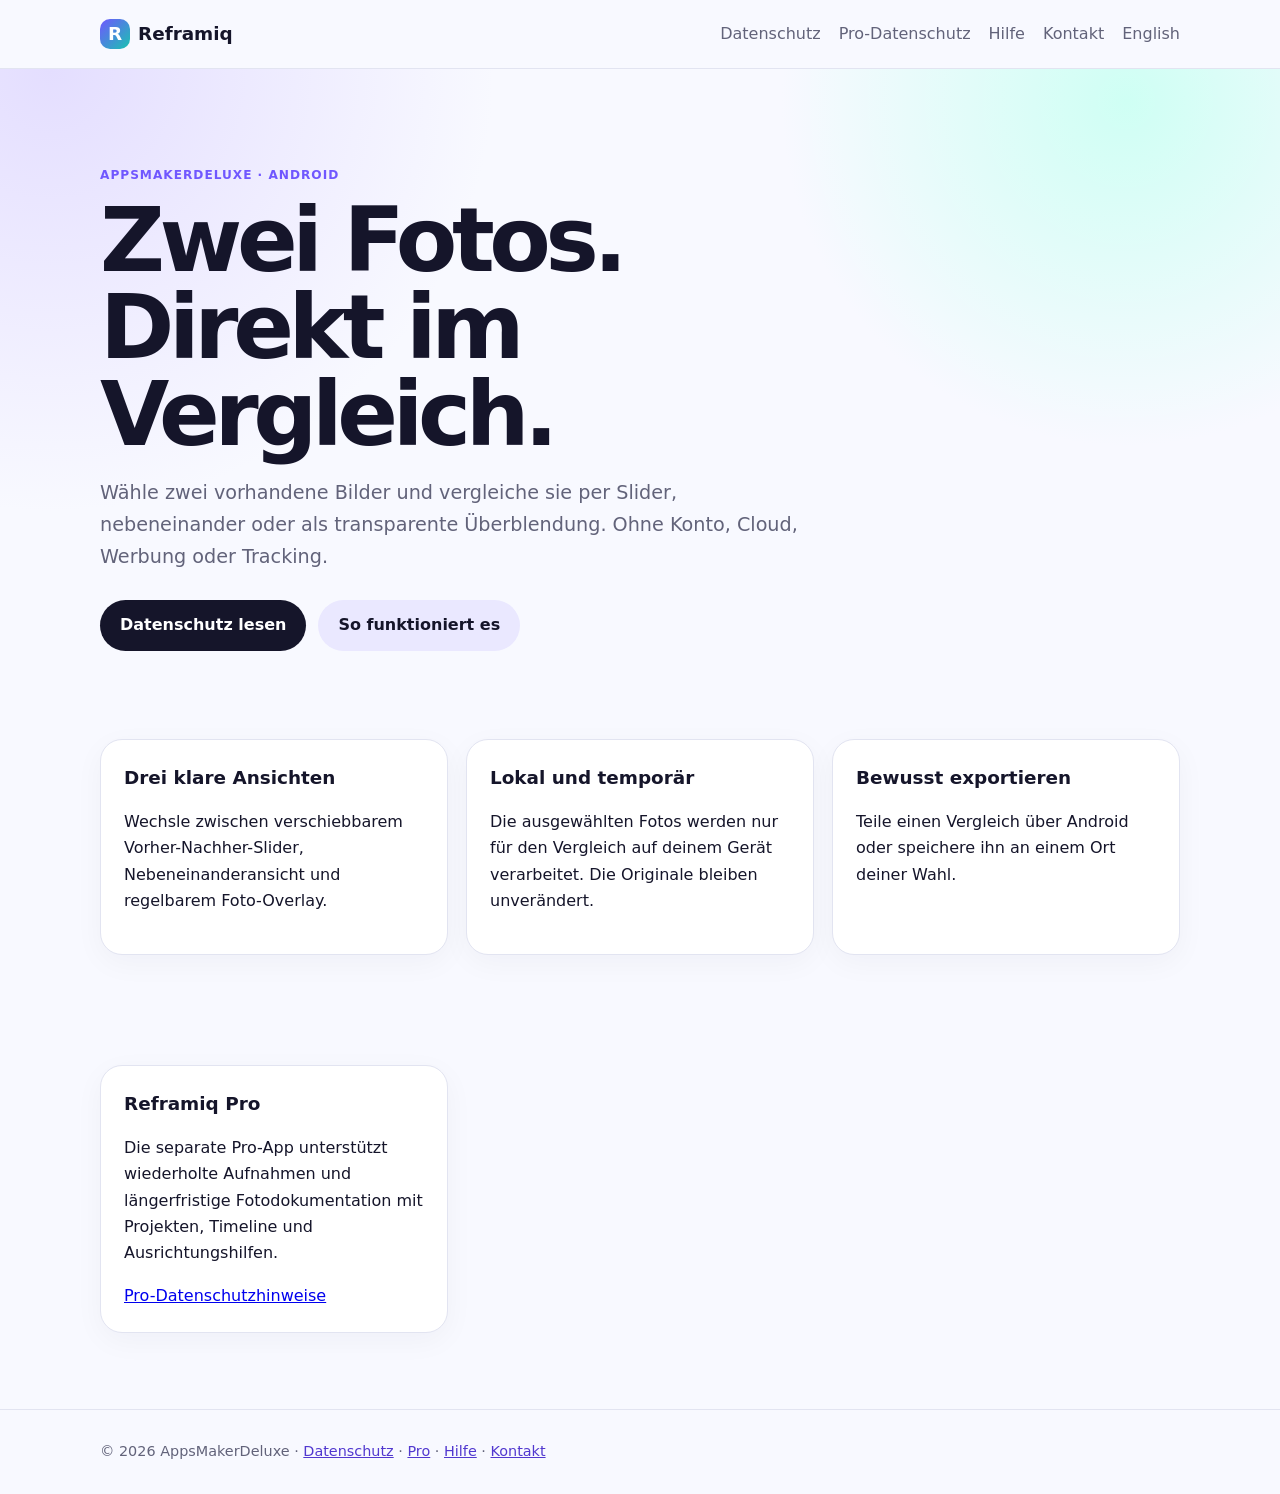
<file: index.html>
<!doctype html><html lang="de"><head><meta charset="utf-8"><meta name="viewport" content="width=device-width,initial-scale=1"><title>Reframiq – Fotos direkt vergleichen</title><meta name="description" content="Vergleiche zwei vorhandene Fotos mit Slider, Nebeneinanderansicht oder transparentem Overlay – lokal auf deinem Gerät."><meta name="theme-color" content="#7057ff"><link rel="icon" href="assets/favicon.svg" type="image/svg+xml"><link rel="stylesheet" href="assets/site.css"></head><body><header class="site-header"><div class="wrap header-inner"><a class="brand" href="./"><span class="mark">R</span>Reframiq</a><nav class="nav" aria-label="Navigation"><a href="privacy/">Datenschutz</a><a href="privacy/pro/">Pro-Datenschutz</a><a href="support/">Hilfe</a><a href="contact/">Kontakt</a><a href="en/" lang="en">English</a></nav></div></header><main><section class="hero"><div class="wrap"><p class="eyebrow">AppsMakerDeluxe · Android</p><h1>Zwei Fotos.<br>Direkt im Vergleich.</h1><p class="lead">Wähle zwei vorhandene Bilder und vergleiche sie per Slider, nebeneinander oder als transparente Überblendung. Ohne Konto, Cloud, Werbung oder Tracking.</p><div class="actions"><a class="button" href="privacy/">Datenschutz lesen</a><a class="button alt" href="support/">So funktioniert es</a></div></div></section><section class="wrap grid"><article class="card"><h2>Drei klare Ansichten</h2><p>Wechsle zwischen verschiebbarem Vorher-Nachher-Slider, Nebeneinanderansicht und regelbarem Foto-Overlay.</p></article><article class="card"><h2>Lokal und temporär</h2><p>Die ausgewählten Fotos werden nur für den Vergleich auf deinem Gerät verarbeitet. Die Originale bleiben unverändert.</p></article><article class="card"><h2>Bewusst exportieren</h2><p>Teile einen Vergleich über Android oder speichere ihn an einem Ort deiner Wahl.</p></article></section><section class="wrap grid"><article class="card"><h2>Reframiq Pro</h2><p>Die separate Pro-App unterstützt wiederholte Aufnahmen und längerfristige Fotodokumentation mit Projekten, Timeline und Ausrichtungshilfen.</p><a href="privacy/pro/">Pro-Datenschutzhinweise</a></article></section></main><footer class="site-footer"><div class="wrap">© 2026 AppsMakerDeluxe · <a href="privacy/">Datenschutz</a> · <a href="privacy/pro/">Pro</a> · <a href="support/">Hilfe</a> · <a href="contact/">Kontakt</a></div></footer></body></html>
</file>
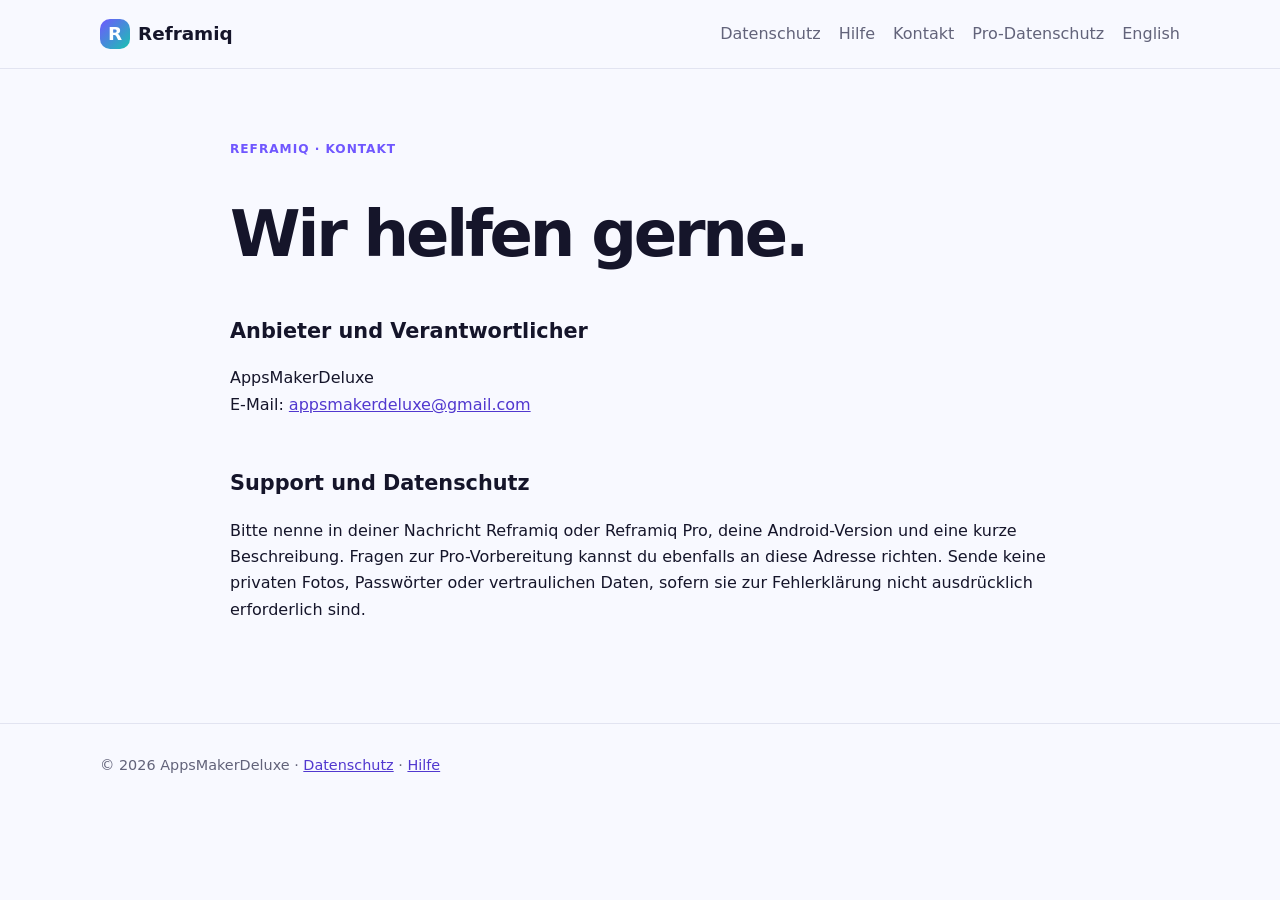
<file: contact/index.html>
<!doctype html><html lang="de"><head><meta charset="utf-8"><meta name="viewport" content="width=device-width,initial-scale=1"><title>Reframiq – Kontakt</title><link rel="icon" href="../assets/favicon.svg" type="image/svg+xml"><link rel="stylesheet" href="../assets/site.css"></head><body><header class="site-header"><div class="wrap header-inner"><a class="brand" href="../"><span class="mark">R</span>Reframiq</a><nav class="nav"><a href="../privacy/">Datenschutz</a><a href="../support/">Hilfe</a><a href="./">Kontakt</a><a href="../privacy/pro/">Pro-Datenschutz</a><a href="en/" lang="en">English</a></nav></div></header><main class="wrap content"><p class="eyebrow">Reframiq · Kontakt</p><h1>Wir helfen gerne.</h1><section><h2>Anbieter und Verantwortlicher</h2><p>AppsMakerDeluxe<br>E-Mail: <a href="mailto:appsmakerdeluxe@gmail.com?subject=Reframiq">appsmakerdeluxe@gmail.com</a></p></section><section><h2>Support und Datenschutz</h2><p>Bitte nenne in deiner Nachricht Reframiq oder Reframiq Pro, deine Android-Version und eine kurze Beschreibung. Fragen zur Pro-Vorbereitung kannst du ebenfalls an diese Adresse richten. Sende keine privaten Fotos, Passwörter oder vertraulichen Daten, sofern sie zur Fehlerklärung nicht ausdrücklich erforderlich sind.</p></section></main><footer class="site-footer"><div class="wrap">© 2026 AppsMakerDeluxe · <a href="../privacy/">Datenschutz</a> · <a href="../support/">Hilfe</a></div></footer></body></html>
</file>
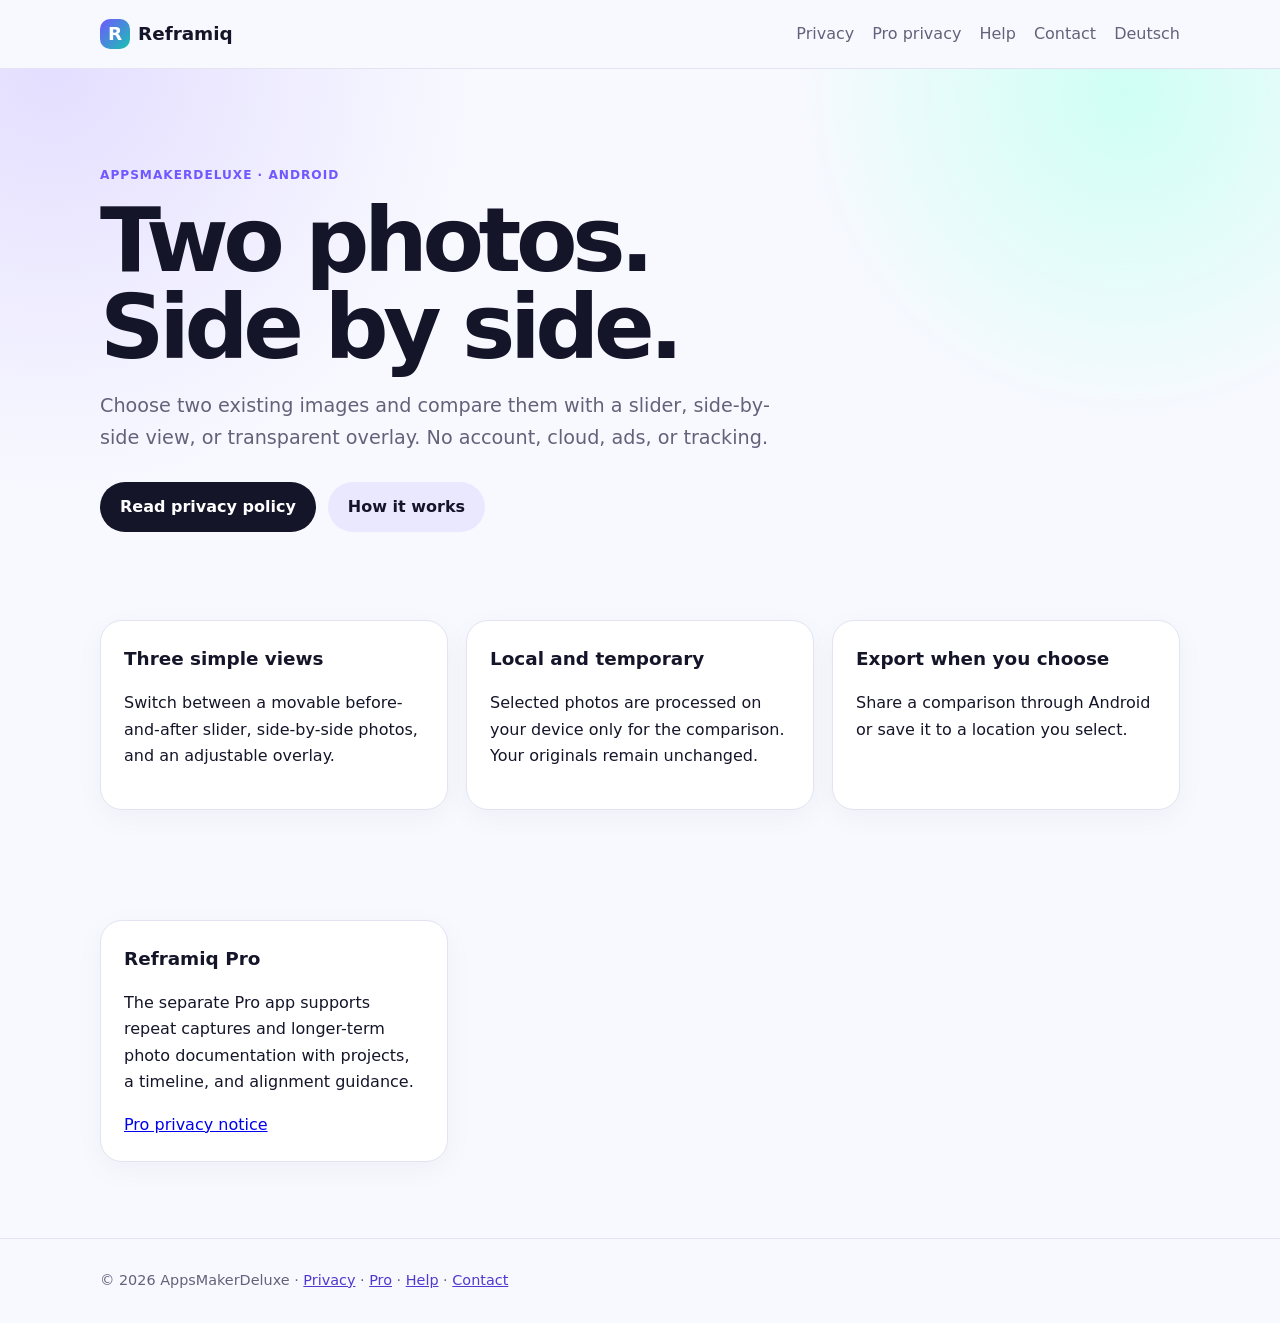
<file: en/index.html>
<!doctype html><html lang="en"><head><meta charset="utf-8"><meta name="viewport" content="width=device-width,initial-scale=1"><title>Reframiq – Compare photos directly</title><meta name="description" content="Compare two existing photos with a slider, side-by-side view, or transparent overlay – locally on your device."><meta name="theme-color" content="#7057ff"><link rel="icon" href="../assets/favicon.svg" type="image/svg+xml"><link rel="stylesheet" href="../assets/site.css"></head><body><header class="site-header"><div class="wrap header-inner"><a class="brand" href="./"><span class="mark">R</span>Reframiq</a><nav class="nav" aria-label="Navigation"><a href="../privacy/en/">Privacy</a><a href="../privacy/pro/en/">Pro privacy</a><a href="../support/en/">Help</a><a href="../contact/en/">Contact</a><a href="../" lang="de">Deutsch</a></nav></div></header><main><section class="hero"><div class="wrap"><p class="eyebrow">AppsMakerDeluxe · Android</p><h1>Two photos.<br>Side by side.</h1><p class="lead">Choose two existing images and compare them with a slider, side-by-side view, or transparent overlay. No account, cloud, ads, or tracking.</p><div class="actions"><a class="button" href="../privacy/en/">Read privacy policy</a><a class="button alt" href="../support/en/">How it works</a></div></div></section><section class="wrap grid"><article class="card"><h2>Three simple views</h2><p>Switch between a movable before-and-after slider, side-by-side photos, and an adjustable overlay.</p></article><article class="card"><h2>Local and temporary</h2><p>Selected photos are processed on your device only for the comparison. Your originals remain unchanged.</p></article><article class="card"><h2>Export when you choose</h2><p>Share a comparison through Android or save it to a location you select.</p></article></section><section class="wrap grid"><article class="card"><h2>Reframiq Pro</h2><p>The separate Pro app supports repeat captures and longer-term photo documentation with projects, a timeline, and alignment guidance.</p><a href="../privacy/pro/en/">Pro privacy notice</a></article></section></main><footer class="site-footer"><div class="wrap">© 2026 AppsMakerDeluxe · <a href="../privacy/en/">Privacy</a> · <a href="../privacy/pro/en/">Pro</a> · <a href="../support/en/">Help</a> · <a href="../contact/en/">Contact</a></div></footer></body></html>
</file>
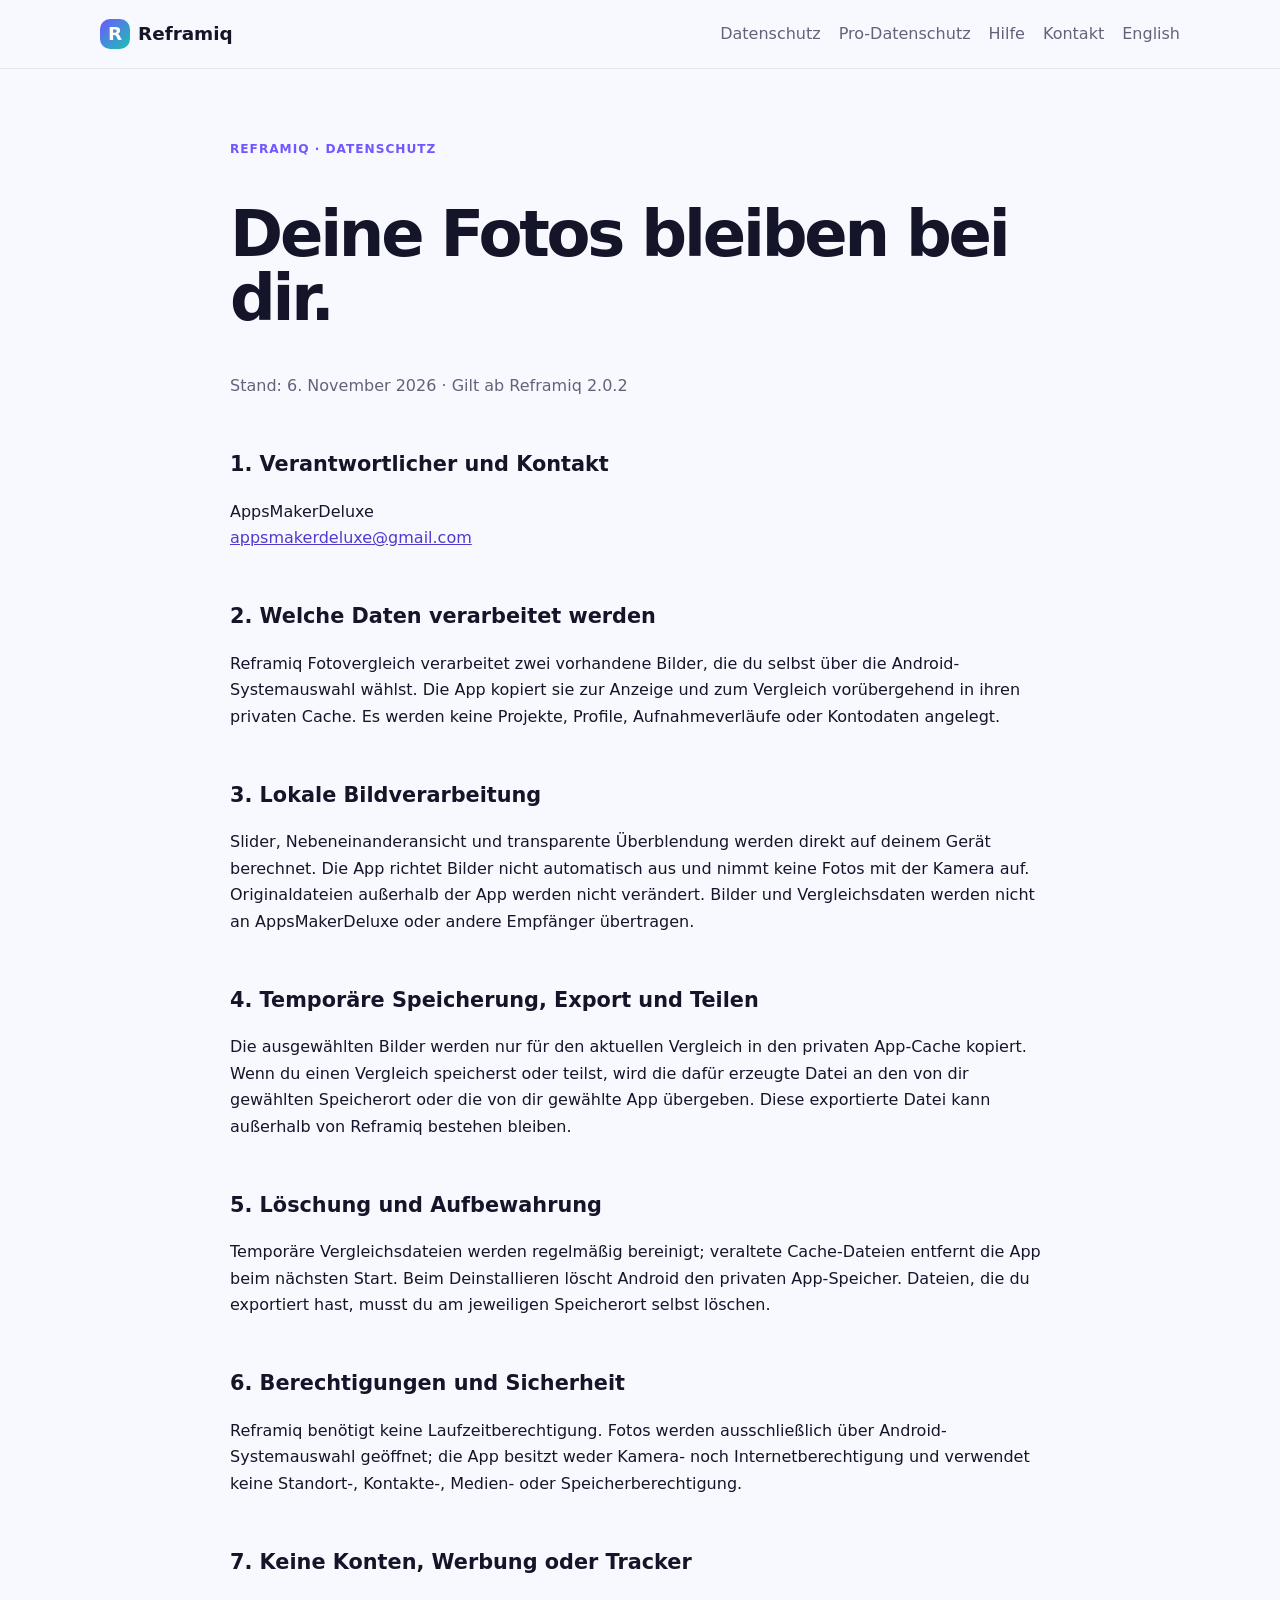
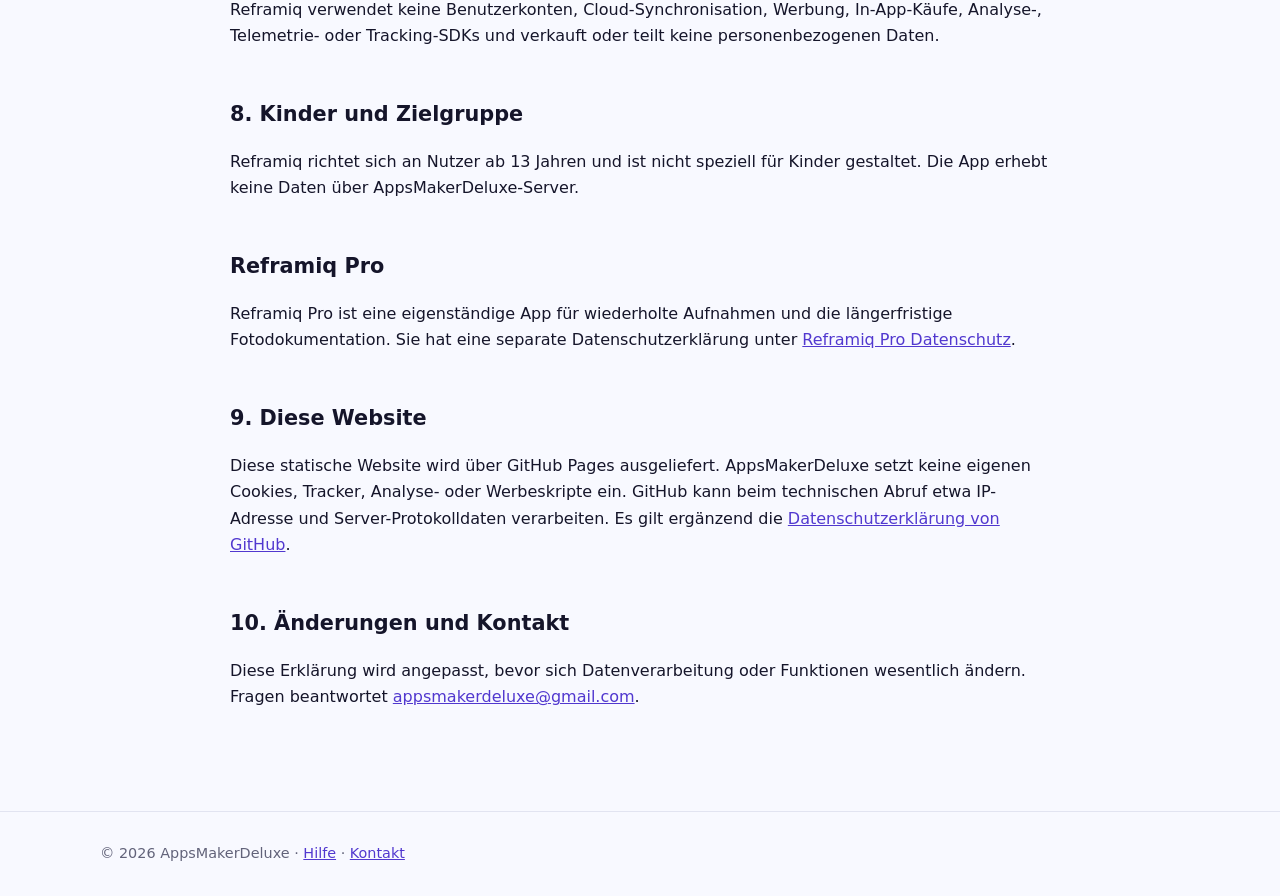
<file: privacy/index.html>
<!doctype html><html lang="de"><head><meta charset="utf-8"><meta name="viewport" content="width=device-width,initial-scale=1"><title>Reframiq – Datenschutzerklärung</title><meta name="description" content="Datenschutzerklärung für Reframiq Fotovergleich."><link rel="icon" href="../assets/favicon.svg" type="image/svg+xml"><link rel="stylesheet" href="../assets/site.css"></head><body><header class="site-header"><div class="wrap header-inner"><a class="brand" href="../"><span class="mark">R</span>Reframiq</a><nav class="nav"><a href="./">Datenschutz</a><a href="pro/">Pro-Datenschutz</a><a href="../support/">Hilfe</a><a href="../contact/">Kontakt</a><a href="en/" lang="en">English</a></nav></div></header><main class="wrap content"><p class="eyebrow">Reframiq · Datenschutz</p><h1>Deine Fotos bleiben bei dir.</h1><p class="meta">Stand: 6. November 2026 · Gilt ab Reframiq 2.0.2</p><section><h2>1. Verantwortlicher und Kontakt</h2><p>AppsMakerDeluxe<br><a href="mailto:appsmakerdeluxe@gmail.com?subject=Reframiq%20Datenschutz">appsmakerdeluxe@gmail.com</a></p></section><section><h2>2. Welche Daten verarbeitet werden</h2><p>Reframiq Fotovergleich verarbeitet zwei vorhandene Bilder, die du selbst über die Android-Systemauswahl wählst. Die App kopiert sie zur Anzeige und zum Vergleich vorübergehend in ihren privaten Cache. Es werden keine Projekte, Profile, Aufnahmeverläufe oder Kontodaten angelegt.</p></section><section><h2>3. Lokale Bildverarbeitung</h2><p>Slider, Nebeneinanderansicht und transparente Überblendung werden direkt auf deinem Gerät berechnet. Die App richtet Bilder nicht automatisch aus und nimmt keine Fotos mit der Kamera auf. Originaldateien außerhalb der App werden nicht verändert. Bilder und Vergleichsdaten werden nicht an AppsMakerDeluxe oder andere Empfänger übertragen.</p></section><section><h2>4. Temporäre Speicherung, Export und Teilen</h2><p>Die ausgewählten Bilder werden nur für den aktuellen Vergleich in den privaten App-Cache kopiert. Wenn du einen Vergleich speicherst oder teilst, wird die dafür erzeugte Datei an den von dir gewählten Speicherort oder die von dir gewählte App übergeben. Diese exportierte Datei kann außerhalb von Reframiq bestehen bleiben.</p></section><section><h2>5. Löschung und Aufbewahrung</h2><p>Temporäre Vergleichsdateien werden regelmäßig bereinigt; veraltete Cache-Dateien entfernt die App beim nächsten Start. Beim Deinstallieren löscht Android den privaten App-Speicher. Dateien, die du exportiert hast, musst du am jeweiligen Speicherort selbst löschen.</p></section><section><h2>6. Berechtigungen und Sicherheit</h2><p>Reframiq benötigt keine Laufzeitberechtigung. Fotos werden ausschließlich über Android-Systemauswahl geöffnet; die App besitzt weder Kamera- noch Internetberechtigung und verwendet keine Standort-, Kontakte-, Medien- oder Speicherberechtigung.</p></section><section><h2>7. Keine Konten, Werbung oder Tracker</h2><p>Reframiq verwendet keine Benutzerkonten, Cloud-Synchronisation, Werbung, In-App-Käufe, Analyse-, Telemetrie- oder Tracking-SDKs und verkauft oder teilt keine personenbezogenen Daten.</p></section><section><h2>8. Kinder und Zielgruppe</h2><p>Reframiq richtet sich an Nutzer ab 13 Jahren und ist nicht speziell für Kinder gestaltet. Die App erhebt keine Daten über AppsMakerDeluxe-Server.</p></section><section><h2>Reframiq Pro</h2><p>Reframiq Pro ist eine eigenständige App für wiederholte Aufnahmen und die längerfristige Fotodokumentation. Sie hat eine separate Datenschutzerklärung unter <a href="pro/">Reframiq Pro Datenschutz</a>.</p></section><section><h2>9. Diese Website</h2><p>Diese statische Website wird über GitHub Pages ausgeliefert. AppsMakerDeluxe setzt keine eigenen Cookies, Tracker, Analyse- oder Werbeskripte ein. GitHub kann beim technischen Abruf etwa IP-Adresse und Server-Protokolldaten verarbeiten. Es gilt ergänzend die <a href="https://docs.github.com/de/site-policy/privacy-policies/github-general-privacy-statement">Datenschutzerklärung von GitHub</a>.</p></section><section><h2>10. Änderungen und Kontakt</h2><p>Diese Erklärung wird angepasst, bevor sich Datenverarbeitung oder Funktionen wesentlich ändern. Fragen beantwortet <a href="mailto:appsmakerdeluxe@gmail.com?subject=Reframiq%20Datenschutz">appsmakerdeluxe@gmail.com</a>.</p></section></main><footer class="site-footer"><div class="wrap">© 2026 AppsMakerDeluxe · <a href="../support/">Hilfe</a> · <a href="../contact/">Kontakt</a></div></footer></body></html>
</file>
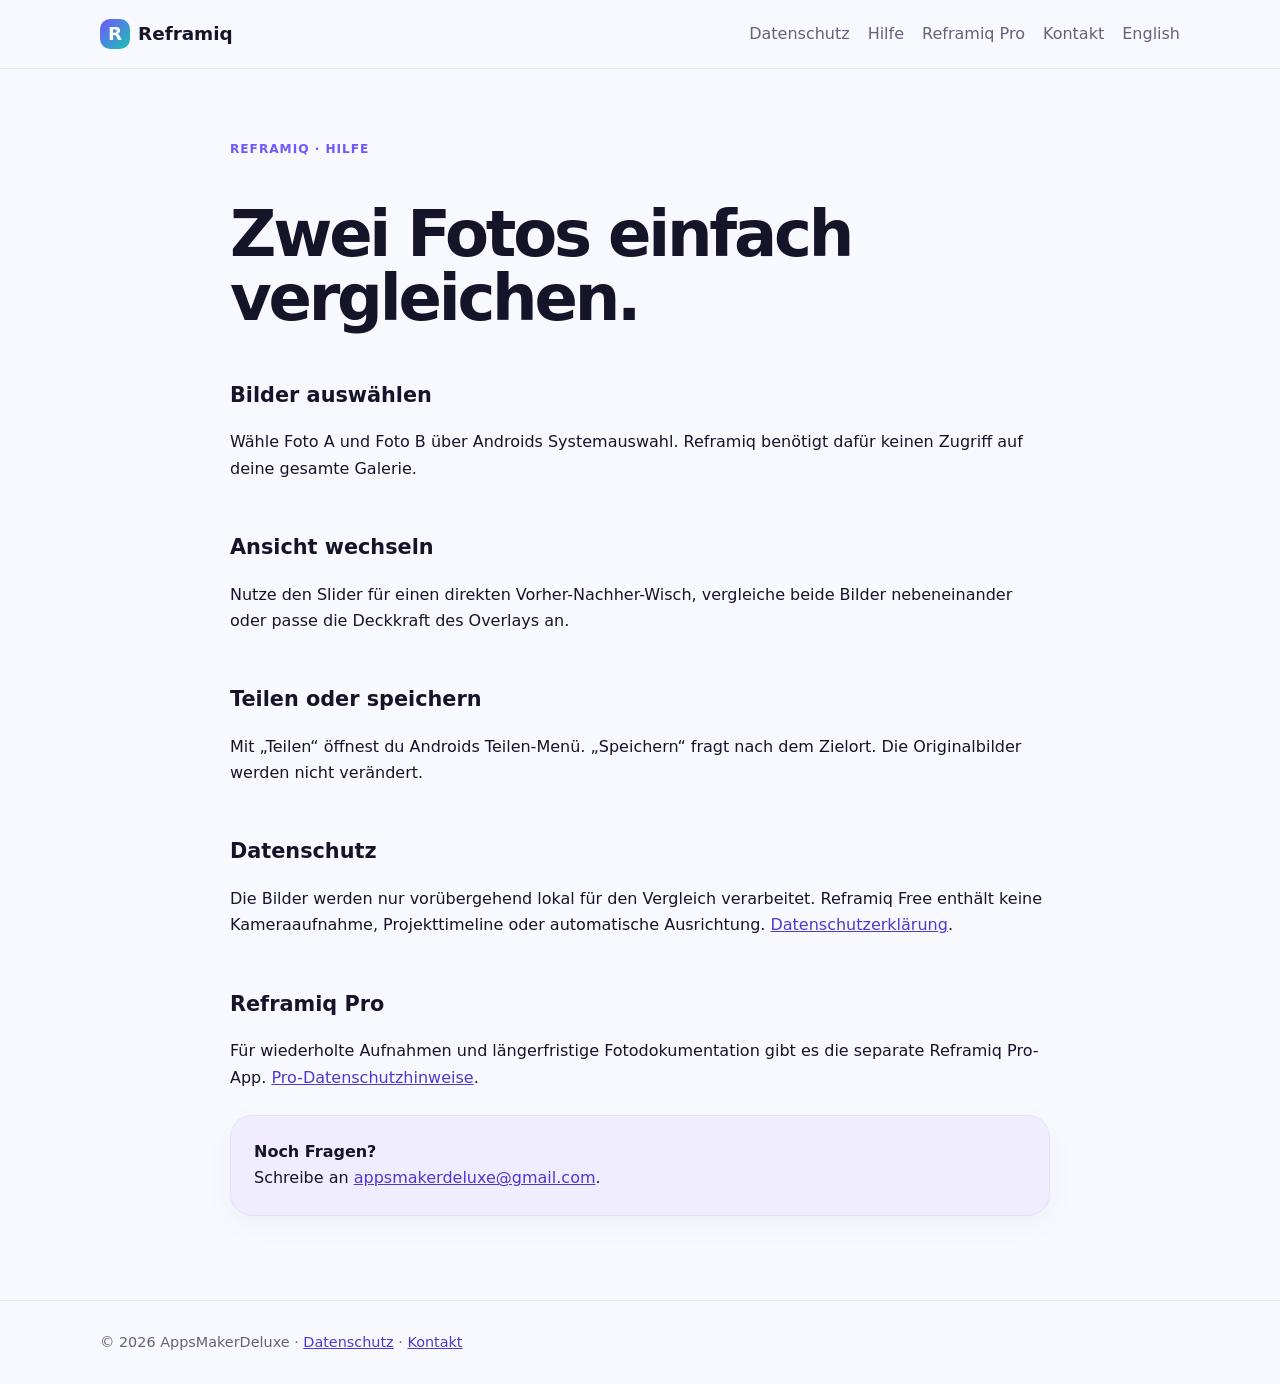
<file: support/index.html>
<!doctype html><html lang="de"><head><meta charset="utf-8"><meta name="viewport" content="width=device-width,initial-scale=1"><title>Reframiq – Hilfe</title><link rel="icon" href="../assets/favicon.svg" type="image/svg+xml"><link rel="stylesheet" href="../assets/site.css"></head><body><header class="site-header"><div class="wrap header-inner"><a class="brand" href="../"><span class="mark">R</span>Reframiq</a><nav class="nav"><a href="../privacy/">Datenschutz</a><a href="./">Hilfe</a><a href="../privacy/pro/">Reframiq Pro</a><a href="../contact/">Kontakt</a><a href="en/" lang="en">English</a></nav></div></header><main class="wrap content"><p class="eyebrow">Reframiq · Hilfe</p><h1>Zwei Fotos einfach vergleichen.</h1><section><h2>Bilder auswählen</h2><p>Wähle Foto A und Foto B über Androids Systemauswahl. Reframiq benötigt dafür keinen Zugriff auf deine gesamte Galerie.</p></section><section><h2>Ansicht wechseln</h2><p>Nutze den Slider für einen direkten Vorher-Nachher-Wisch, vergleiche beide Bilder nebeneinander oder passe die Deckkraft des Overlays an.</p></section><section><h2>Teilen oder speichern</h2><p>Mit „Teilen“ öffnest du Androids Teilen-Menü. „Speichern“ fragt nach dem Zielort. Die Originalbilder werden nicht verändert.</p></section><section><h2>Datenschutz</h2><p>Die Bilder werden nur vorübergehend lokal für den Vergleich verarbeitet. Reframiq Free enthält keine Kameraaufnahme, Projekttimeline oder automatische Ausrichtung. <a href="../privacy/">Datenschutzerklärung</a>.</p></section><section><h2>Reframiq Pro</h2><p>Für wiederholte Aufnahmen und längerfristige Fotodokumentation gibt es die separate Reframiq Pro-App. <a href="../privacy/pro/">Pro-Datenschutzhinweise</a>.</p></section><aside class="notice"><strong>Noch Fragen?</strong><br>Schreibe an <a href="mailto:appsmakerdeluxe@gmail.com?subject=Reframiq%20Support">appsmakerdeluxe@gmail.com</a>.</aside></main><footer class="site-footer"><div class="wrap">© 2026 AppsMakerDeluxe · <a href="../privacy/">Datenschutz</a> · <a href="../contact/">Kontakt</a></div></footer></body></html>
</file>
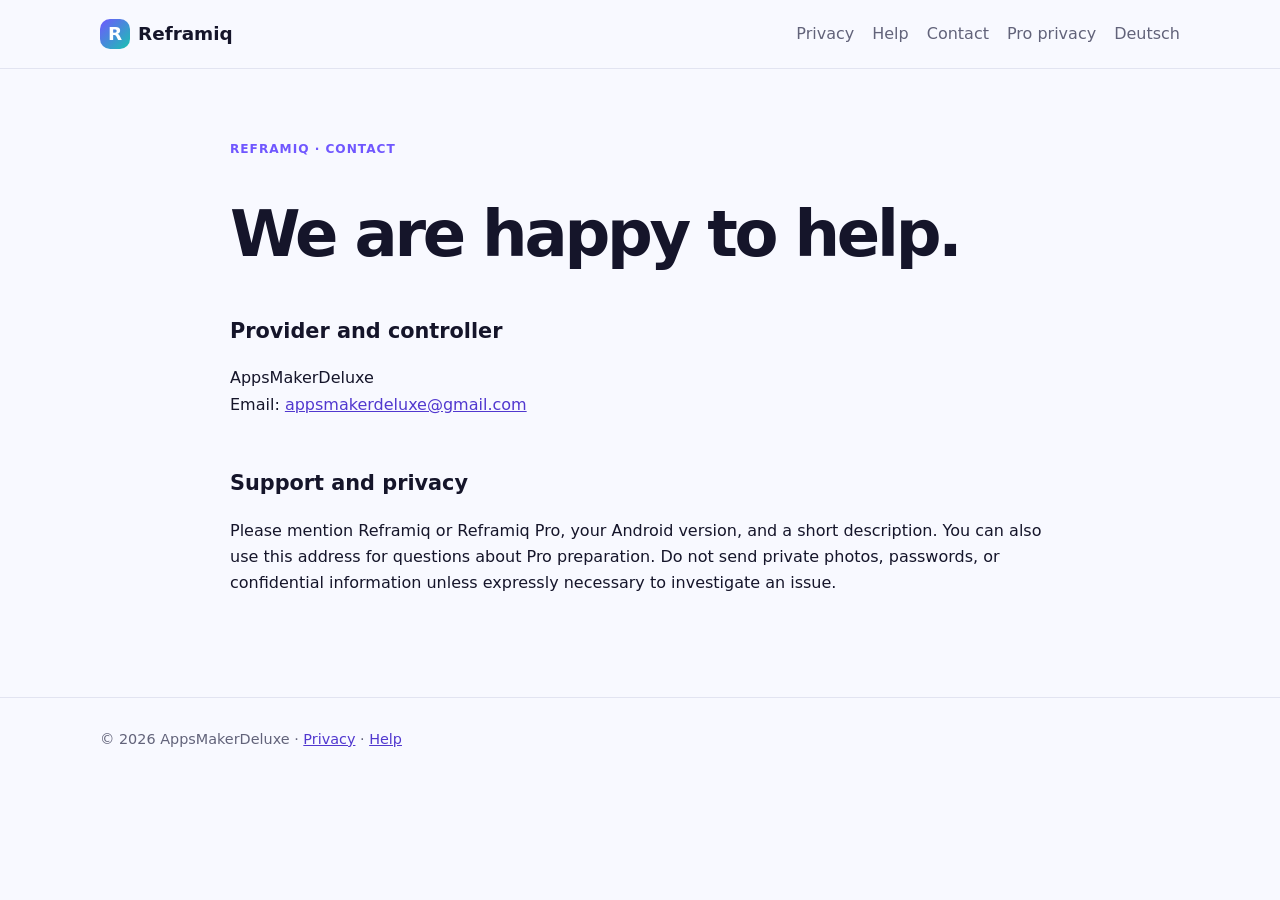
<file: contact/en/index.html>
<!doctype html><html lang="en"><head><meta charset="utf-8"><meta name="viewport" content="width=device-width,initial-scale=1"><title>Reframiq – Contact</title><link rel="icon" href="../../assets/favicon.svg" type="image/svg+xml"><link rel="stylesheet" href="../../assets/site.css"></head><body><header class="site-header"><div class="wrap header-inner"><a class="brand" href="../../en/"><span class="mark">R</span>Reframiq</a><nav class="nav"><a href="../../privacy/en/">Privacy</a><a href="../../support/en/">Help</a><a href="./">Contact</a><a href="../../privacy/pro/en/">Pro privacy</a><a href="../" lang="de">Deutsch</a></nav></div></header><main class="wrap content"><p class="eyebrow">Reframiq · Contact</p><h1>We are happy to help.</h1><section><h2>Provider and controller</h2><p>AppsMakerDeluxe<br>Email: <a href="mailto:appsmakerdeluxe@gmail.com?subject=Reframiq">appsmakerdeluxe@gmail.com</a></p></section><section><h2>Support and privacy</h2><p>Please mention Reframiq or Reframiq Pro, your Android version, and a short description. You can also use this address for questions about Pro preparation. Do not send private photos, passwords, or confidential information unless expressly necessary to investigate an issue.</p></section></main><footer class="site-footer"><div class="wrap">© 2026 AppsMakerDeluxe · <a href="../../privacy/en/">Privacy</a> · <a href="../../support/en/">Help</a></div></footer></body></html>
</file>
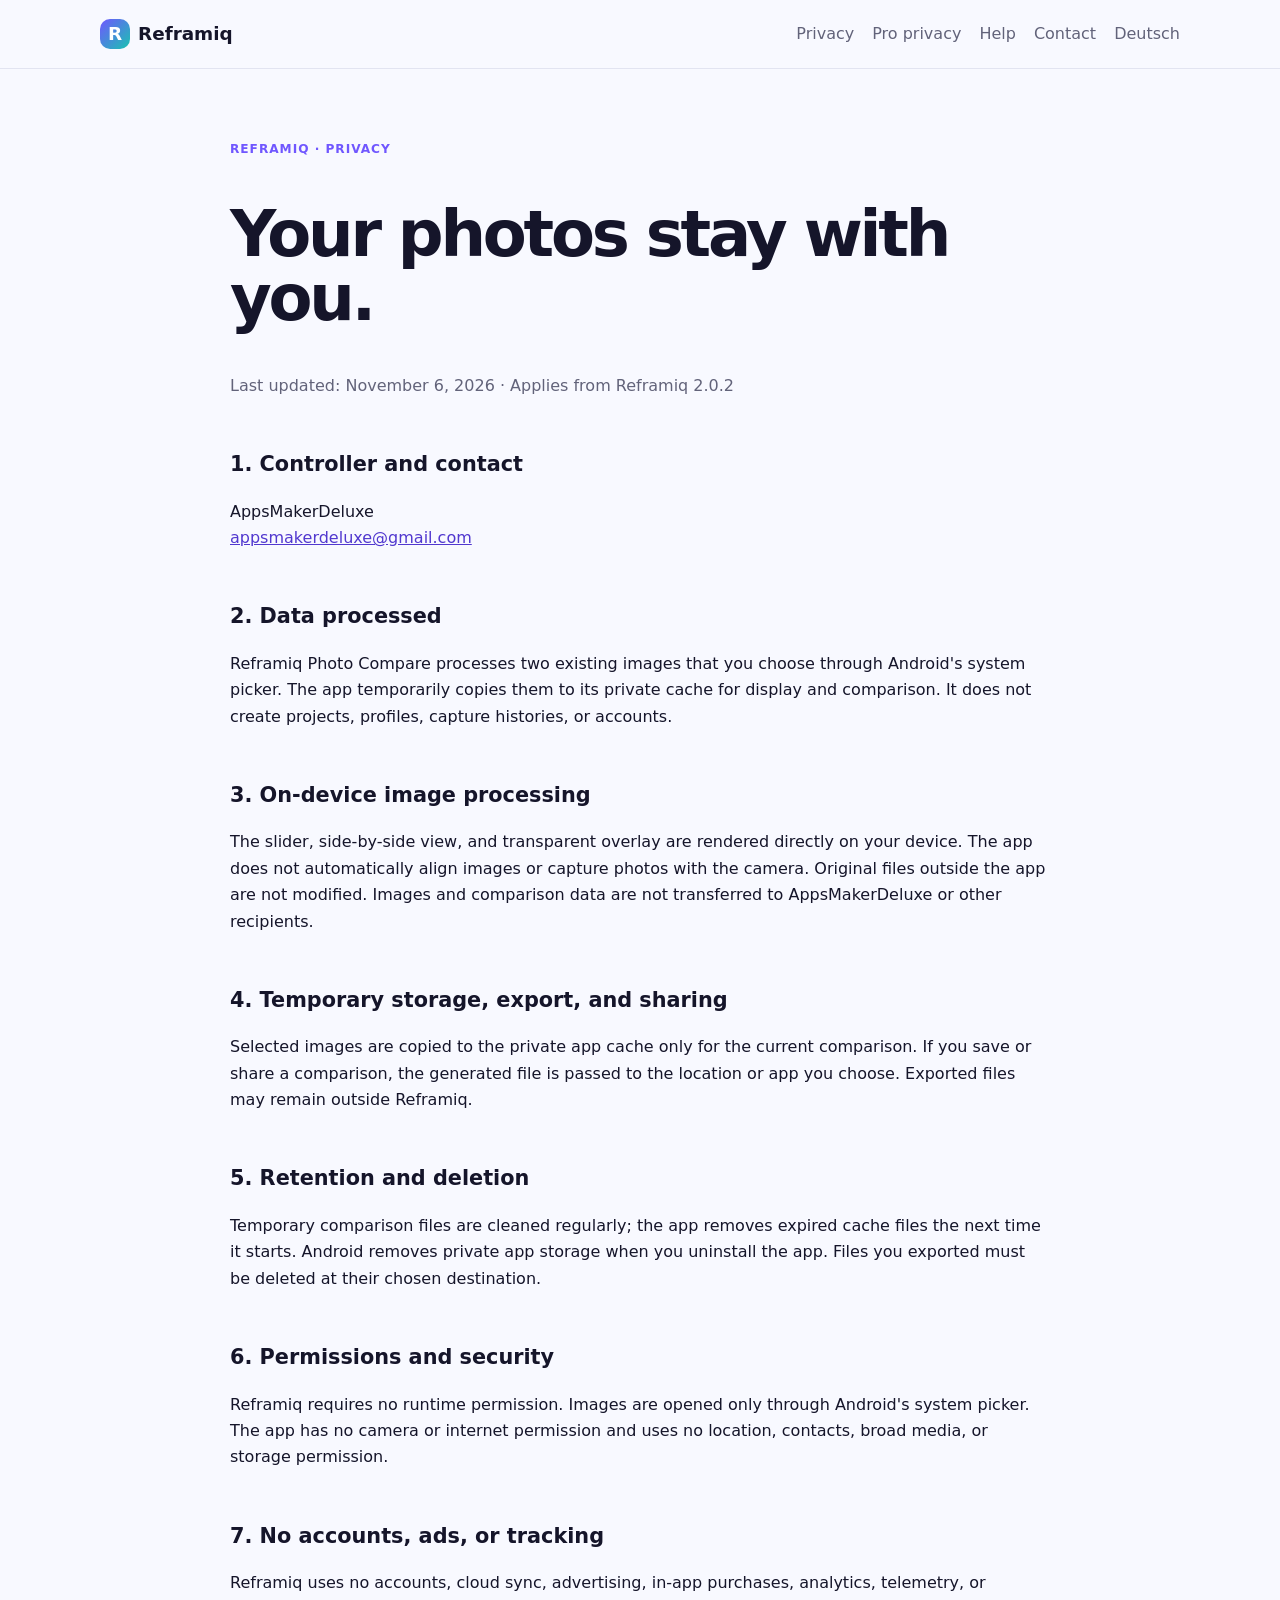
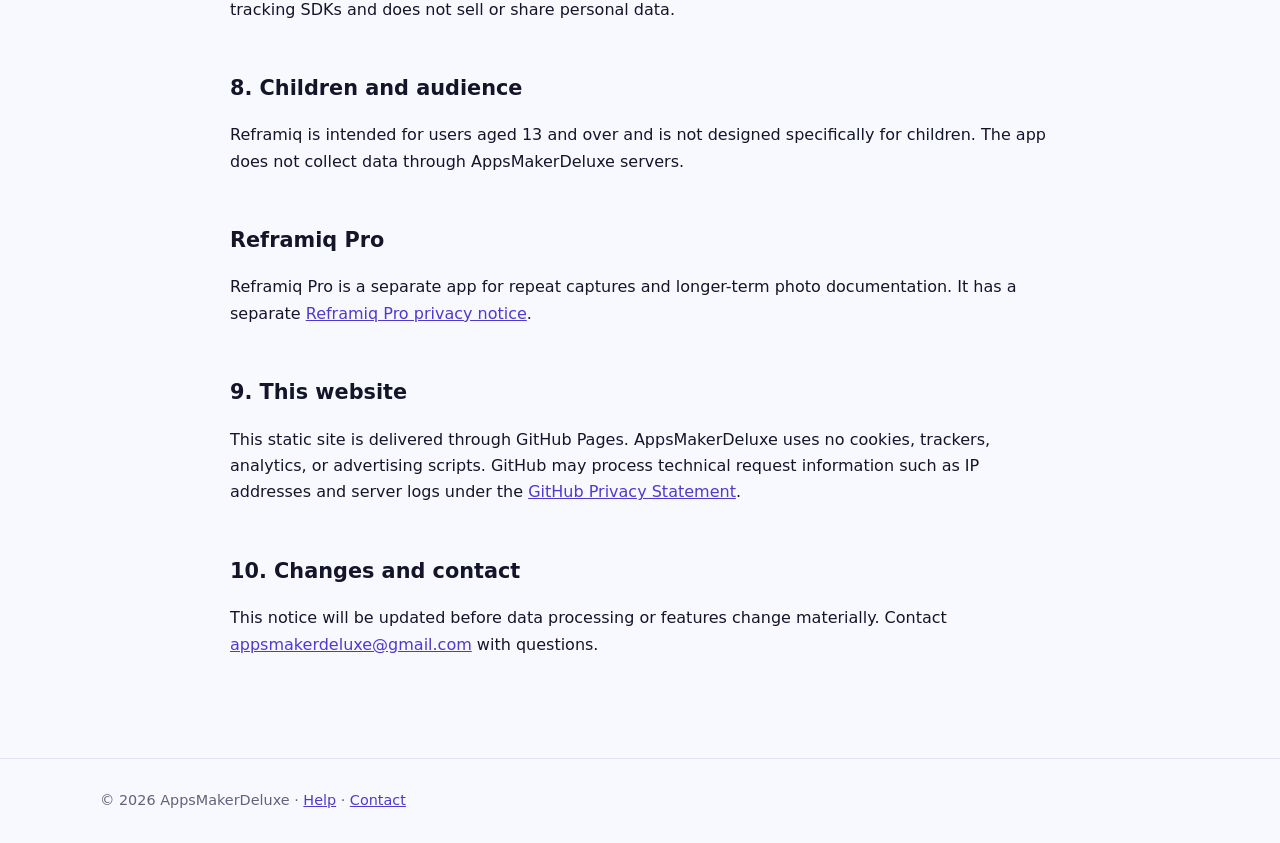
<file: privacy/en/index.html>
<!doctype html><html lang="en"><head><meta charset="utf-8"><meta name="viewport" content="width=device-width,initial-scale=1"><title>Reframiq – Privacy policy</title><meta name="description" content="Privacy policy for Reframiq Photo Compare."><link rel="icon" href="../../assets/favicon.svg" type="image/svg+xml"><link rel="stylesheet" href="../../assets/site.css"></head><body><header class="site-header"><div class="wrap header-inner"><a class="brand" href="../../en/"><span class="mark">R</span>Reframiq</a><nav class="nav"><a href="./">Privacy</a><a href="../pro/en/">Pro privacy</a><a href="../../support/en/">Help</a><a href="../../contact/en/">Contact</a><a href="../" lang="de">Deutsch</a></nav></div></header><main class="wrap content"><p class="eyebrow">Reframiq · Privacy</p><h1>Your photos stay with you.</h1><p class="meta">Last updated: November 6, 2026 · Applies from Reframiq 2.0.2</p><section><h2>1. Controller and contact</h2><p>AppsMakerDeluxe<br><a href="mailto:appsmakerdeluxe@gmail.com?subject=Reframiq%20Privacy">appsmakerdeluxe@gmail.com</a></p></section><section><h2>2. Data processed</h2><p>Reframiq Photo Compare processes two existing images that you choose through Android's system picker. The app temporarily copies them to its private cache for display and comparison. It does not create projects, profiles, capture histories, or accounts.</p></section><section><h2>3. On-device image processing</h2><p>The slider, side-by-side view, and transparent overlay are rendered directly on your device. The app does not automatically align images or capture photos with the camera. Original files outside the app are not modified. Images and comparison data are not transferred to AppsMakerDeluxe or other recipients.</p></section><section><h2>4. Temporary storage, export, and sharing</h2><p>Selected images are copied to the private app cache only for the current comparison. If you save or share a comparison, the generated file is passed to the location or app you choose. Exported files may remain outside Reframiq.</p></section><section><h2>5. Retention and deletion</h2><p>Temporary comparison files are cleaned regularly; the app removes expired cache files the next time it starts. Android removes private app storage when you uninstall the app. Files you exported must be deleted at their chosen destination.</p></section><section><h2>6. Permissions and security</h2><p>Reframiq requires no runtime permission. Images are opened only through Android's system picker. The app has no camera or internet permission and uses no location, contacts, broad media, or storage permission.</p></section><section><h2>7. No accounts, ads, or tracking</h2><p>Reframiq uses no accounts, cloud sync, advertising, in-app purchases, analytics, telemetry, or tracking SDKs and does not sell or share personal data.</p></section><section><h2>8. Children and audience</h2><p>Reframiq is intended for users aged 13 and over and is not designed specifically for children. The app does not collect data through AppsMakerDeluxe servers.</p></section><section><h2>Reframiq Pro</h2><p>Reframiq Pro is a separate app for repeat captures and longer-term photo documentation. It has a separate <a href="../pro/en/">Reframiq Pro privacy notice</a>.</p></section><section><h2>9. This website</h2><p>This static site is delivered through GitHub Pages. AppsMakerDeluxe uses no cookies, trackers, analytics, or advertising scripts. GitHub may process technical request information such as IP addresses and server logs under the <a href="https://docs.github.com/en/site-policy/privacy-policies/github-general-privacy-statement">GitHub Privacy Statement</a>.</p></section><section><h2>10. Changes and contact</h2><p>This notice will be updated before data processing or features change materially. Contact <a href="mailto:appsmakerdeluxe@gmail.com?subject=Reframiq%20Privacy">appsmakerdeluxe@gmail.com</a> with questions.</p></section></main><footer class="site-footer"><div class="wrap">© 2026 AppsMakerDeluxe · <a href="../../support/en/">Help</a> · <a href="../../contact/en/">Contact</a></div></footer></body></html>
</file>
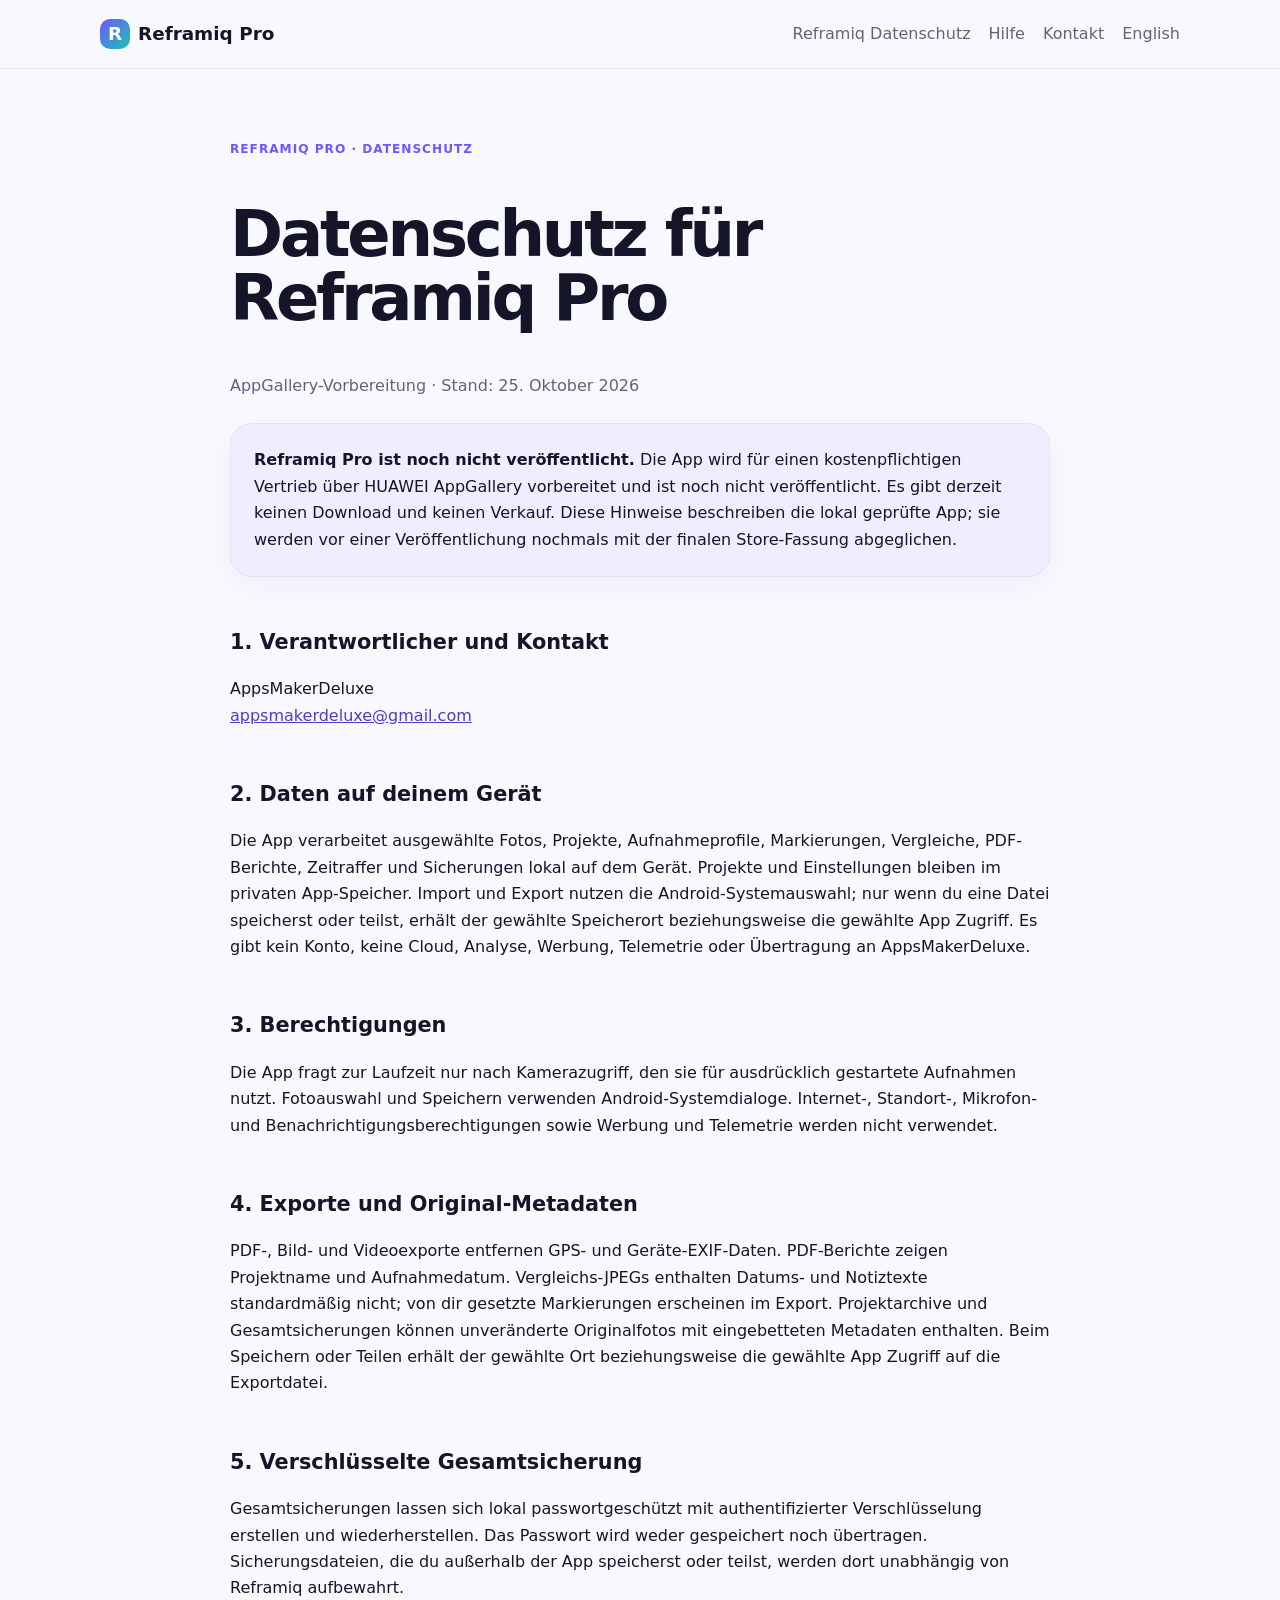
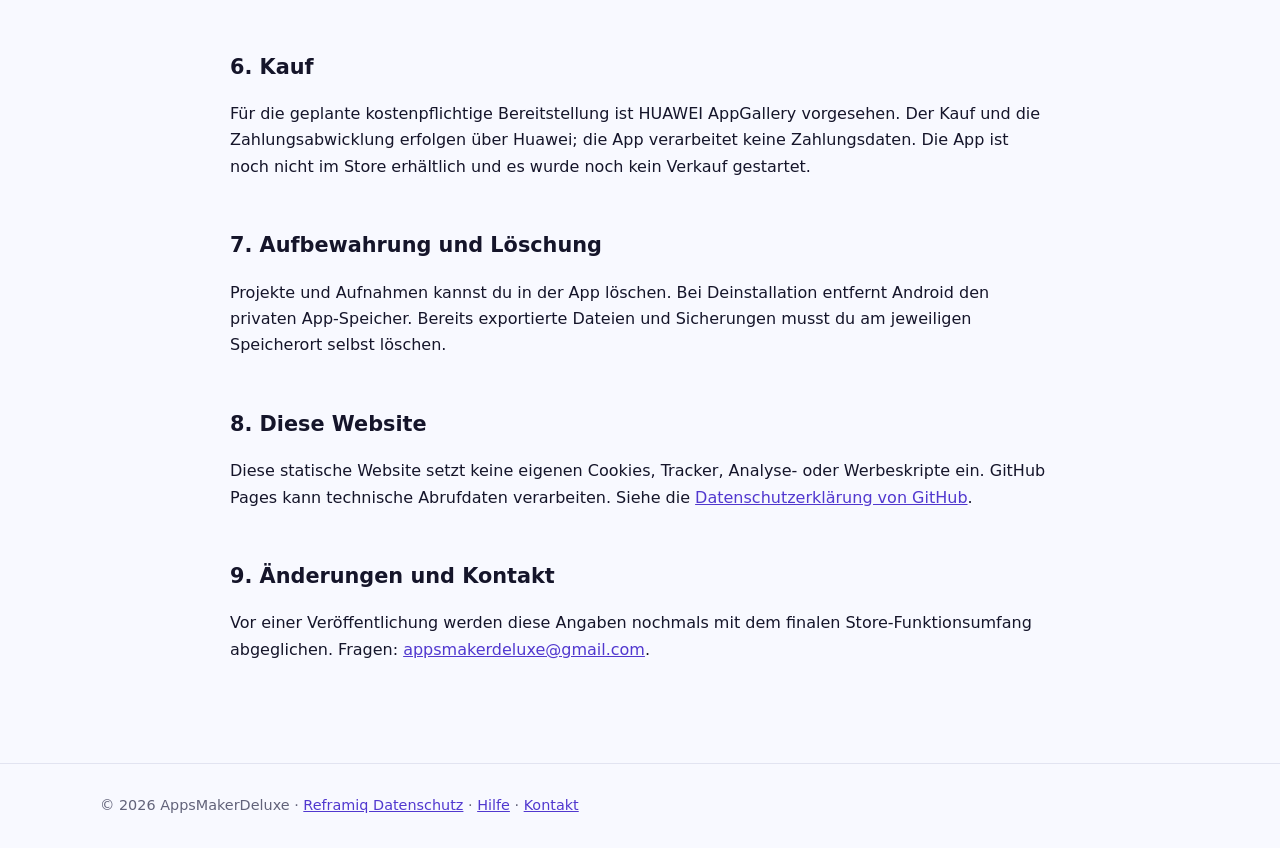
<file: privacy/pro/index.html>
<!doctype html><html lang="de"><head><meta charset="utf-8"><meta name="viewport" content="width=device-width,initial-scale=1"><title>Reframiq Pro – Datenschutz</title><meta name="description" content="Datenschutzhinweise zur für AppGallery vorbereiteten Reframiq Pro App."><link rel="icon" href="../../assets/favicon.svg" type="image/svg+xml"><link rel="stylesheet" href="../../assets/site.css"></head><body><header class="site-header"><div class="wrap header-inner"><a class="brand" href="../../"><span class="mark">R</span>Reframiq Pro</a><nav class="nav"><a href="../">Reframiq Datenschutz</a><a href="../../support/">Hilfe</a><a href="../../contact/">Kontakt</a><a href="en/" lang="en">English</a></nav></div></header><main class="wrap content"><p class="eyebrow">Reframiq Pro · Datenschutz</p><h1>Datenschutz für Reframiq Pro</h1><p class="meta">AppGallery-Vorbereitung · Stand: 25. Oktober 2026</p><aside class="notice"><strong>Reframiq Pro ist noch nicht veröffentlicht.</strong> Die App wird für einen kostenpflichtigen Vertrieb über HUAWEI AppGallery vorbereitet und ist noch nicht veröffentlicht. Es gibt derzeit keinen Download und keinen Verkauf. Diese Hinweise beschreiben die lokal geprüfte App; sie werden vor einer Veröffentlichung nochmals mit der finalen Store-Fassung abgeglichen.</aside><section><h2>1. Verantwortlicher und Kontakt</h2><p>AppsMakerDeluxe<br><a href="mailto:appsmakerdeluxe@gmail.com?subject=Reframiq%20Pro%20Datenschutz">appsmakerdeluxe@gmail.com</a></p></section><section><h2>2. Daten auf deinem Gerät</h2><p>Die App verarbeitet ausgewählte Fotos, Projekte, Aufnahmeprofile, Markierungen, Vergleiche, PDF-Berichte, Zeitraffer und Sicherungen lokal auf dem Gerät. Projekte und Einstellungen bleiben im privaten App-Speicher. Import und Export nutzen die Android-Systemauswahl; nur wenn du eine Datei speicherst oder teilst, erhält der gewählte Speicherort beziehungsweise die gewählte App Zugriff. Es gibt kein Konto, keine Cloud, Analyse, Werbung, Telemetrie oder Übertragung an AppsMakerDeluxe.</p></section><section><h2>3. Berechtigungen</h2><p>Die App fragt zur Laufzeit nur nach Kamerazugriff, den sie für ausdrücklich gestartete Aufnahmen nutzt. Fotoauswahl und Speichern verwenden Android-Systemdialoge. Internet-, Standort-, Mikrofon- und Benachrichtigungsberechtigungen sowie Werbung und Telemetrie werden nicht verwendet.</p></section><section><h2>4. Exporte und Original-Metadaten</h2><p>PDF-, Bild- und Videoexporte entfernen GPS- und Geräte-EXIF-Daten. PDF-Berichte zeigen Projektname und Aufnahmedatum. Vergleichs-JPEGs enthalten Datums- und Notiztexte standardmäßig nicht; von dir gesetzte Markierungen erscheinen im Export. Projektarchive und Gesamtsicherungen können unveränderte Originalfotos mit eingebetteten Metadaten enthalten. Beim Speichern oder Teilen erhält der gewählte Ort beziehungsweise die gewählte App Zugriff auf die Exportdatei.</p></section><section><h2>5. Verschlüsselte Gesamtsicherung</h2><p>Gesamtsicherungen lassen sich lokal passwortgeschützt mit authentifizierter Verschlüsselung erstellen und wiederherstellen. Das Passwort wird weder gespeichert noch übertragen. Sicherungsdateien, die du außerhalb der App speicherst oder teilst, werden dort unabhängig von Reframiq aufbewahrt.</p></section><section><h2>6. Kauf</h2><p>Für die geplante kostenpflichtige Bereitstellung ist HUAWEI AppGallery vorgesehen. Der Kauf und die Zahlungsabwicklung erfolgen über Huawei; die App verarbeitet keine Zahlungsdaten. Die App ist noch nicht im Store erhältlich und es wurde noch kein Verkauf gestartet.</p></section><section><h2>7. Aufbewahrung und Löschung</h2><p>Projekte und Aufnahmen kannst du in der App löschen. Bei Deinstallation entfernt Android den privaten App-Speicher. Bereits exportierte Dateien und Sicherungen musst du am jeweiligen Speicherort selbst löschen.</p></section><section><h2>8. Diese Website</h2><p>Diese statische Website setzt keine eigenen Cookies, Tracker, Analyse- oder Werbeskripte ein. GitHub Pages kann technische Abrufdaten verarbeiten. Siehe die <a href="https://docs.github.com/de/site-policy/privacy-policies/github-general-privacy-statement">Datenschutzerklärung von GitHub</a>.</p></section><section><h2>9. Änderungen und Kontakt</h2><p>Vor einer Veröffentlichung werden diese Angaben nochmals mit dem finalen Store-Funktionsumfang abgeglichen. Fragen: <a href="mailto:appsmakerdeluxe@gmail.com?subject=Reframiq%20Pro%20Datenschutz">appsmakerdeluxe@gmail.com</a>.</p></section></main><footer class="site-footer"><div class="wrap">© 2026 AppsMakerDeluxe · <a href="../../privacy/">Reframiq Datenschutz</a> · <a href="../../support/">Hilfe</a> · <a href="../../contact/">Kontakt</a></div></footer></body></html>
</file>
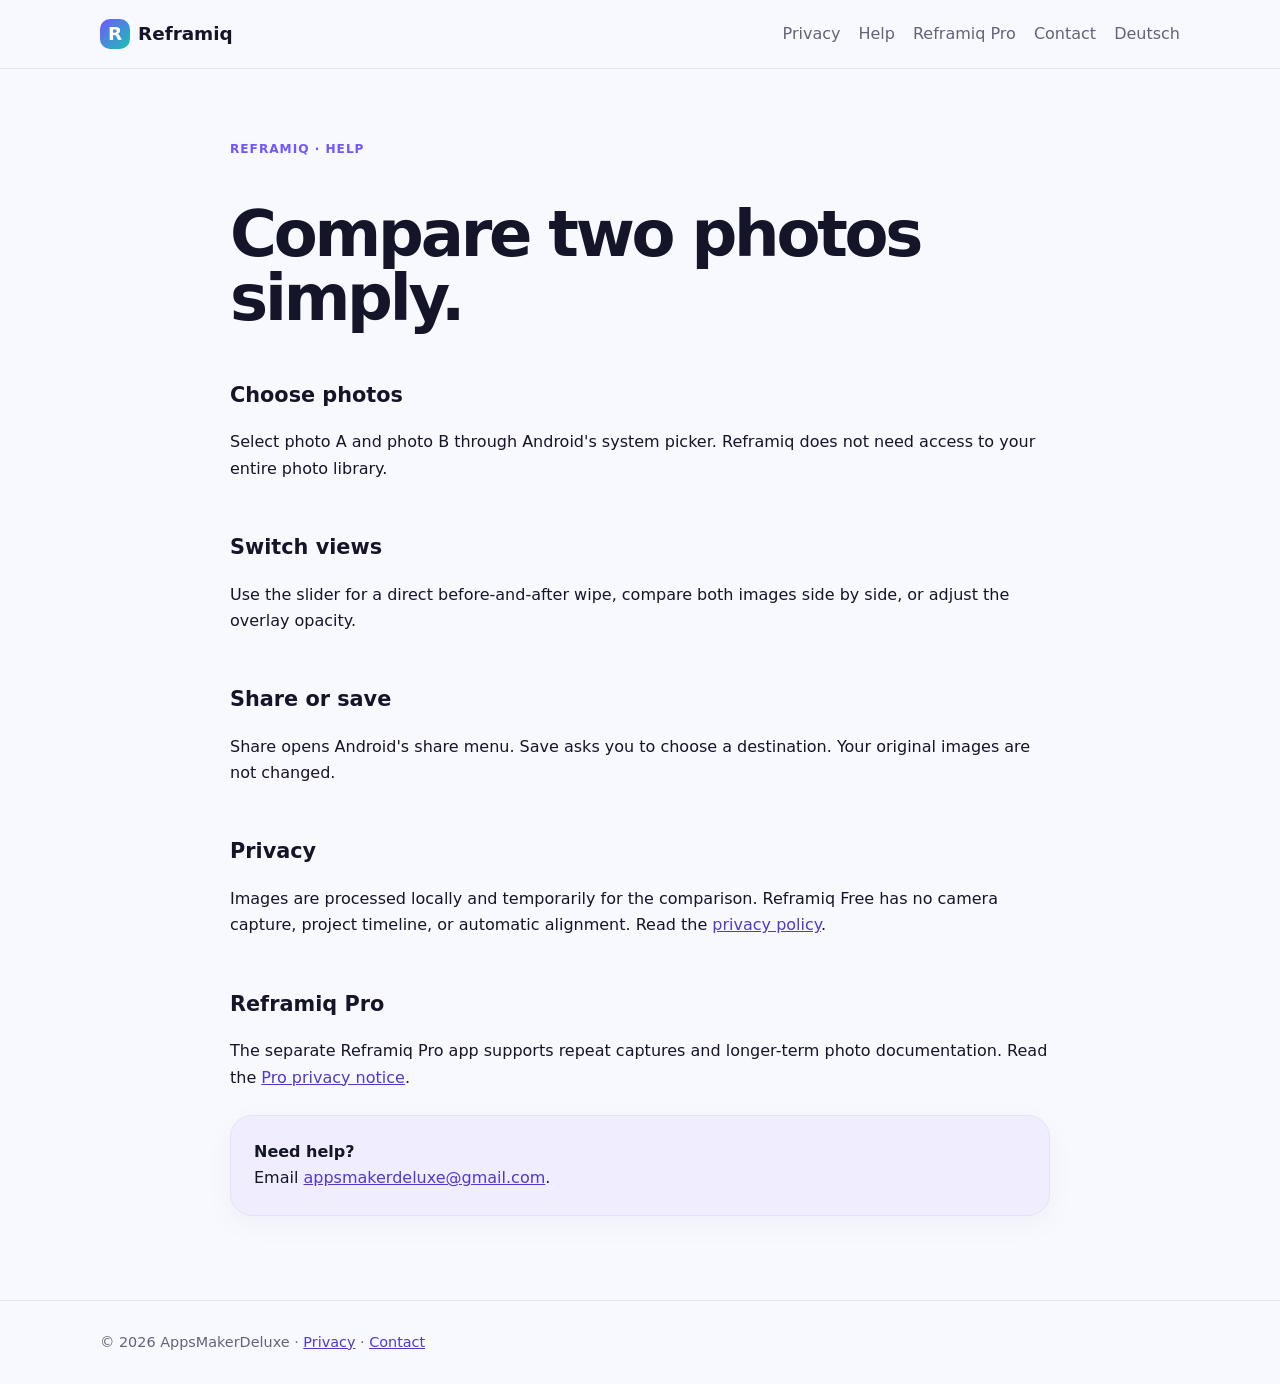
<file: support/en/index.html>
<!doctype html><html lang="en"><head><meta charset="utf-8"><meta name="viewport" content="width=device-width,initial-scale=1"><title>Reframiq – Help</title><link rel="icon" href="../../assets/favicon.svg" type="image/svg+xml"><link rel="stylesheet" href="../../assets/site.css"></head><body><header class="site-header"><div class="wrap header-inner"><a class="brand" href="../../en/"><span class="mark">R</span>Reframiq</a><nav class="nav"><a href="../../privacy/en/">Privacy</a><a href="./">Help</a><a href="../../privacy/pro/en/">Reframiq Pro</a><a href="../../contact/en/">Contact</a><a href="../" lang="de">Deutsch</a></nav></div></header><main class="wrap content"><p class="eyebrow">Reframiq · Help</p><h1>Compare two photos simply.</h1><section><h2>Choose photos</h2><p>Select photo A and photo B through Android's system picker. Reframiq does not need access to your entire photo library.</p></section><section><h2>Switch views</h2><p>Use the slider for a direct before-and-after wipe, compare both images side by side, or adjust the overlay opacity.</p></section><section><h2>Share or save</h2><p>Share opens Android's share menu. Save asks you to choose a destination. Your original images are not changed.</p></section><section><h2>Privacy</h2><p>Images are processed locally and temporarily for the comparison. Reframiq Free has no camera capture, project timeline, or automatic alignment. Read the <a href="../../privacy/en/">privacy policy</a>.</p></section><section><h2>Reframiq Pro</h2><p>The separate Reframiq Pro app supports repeat captures and longer-term photo documentation. Read the <a href="../../privacy/pro/en/">Pro privacy notice</a>.</p></section><aside class="notice"><strong>Need help?</strong><br>Email <a href="mailto:appsmakerdeluxe@gmail.com?subject=Reframiq%20Support">appsmakerdeluxe@gmail.com</a>.</aside></main><footer class="site-footer"><div class="wrap">© 2026 AppsMakerDeluxe · <a href="../../privacy/en/">Privacy</a> · <a href="../../contact/en/">Contact</a></div></footer></body></html>
</file>
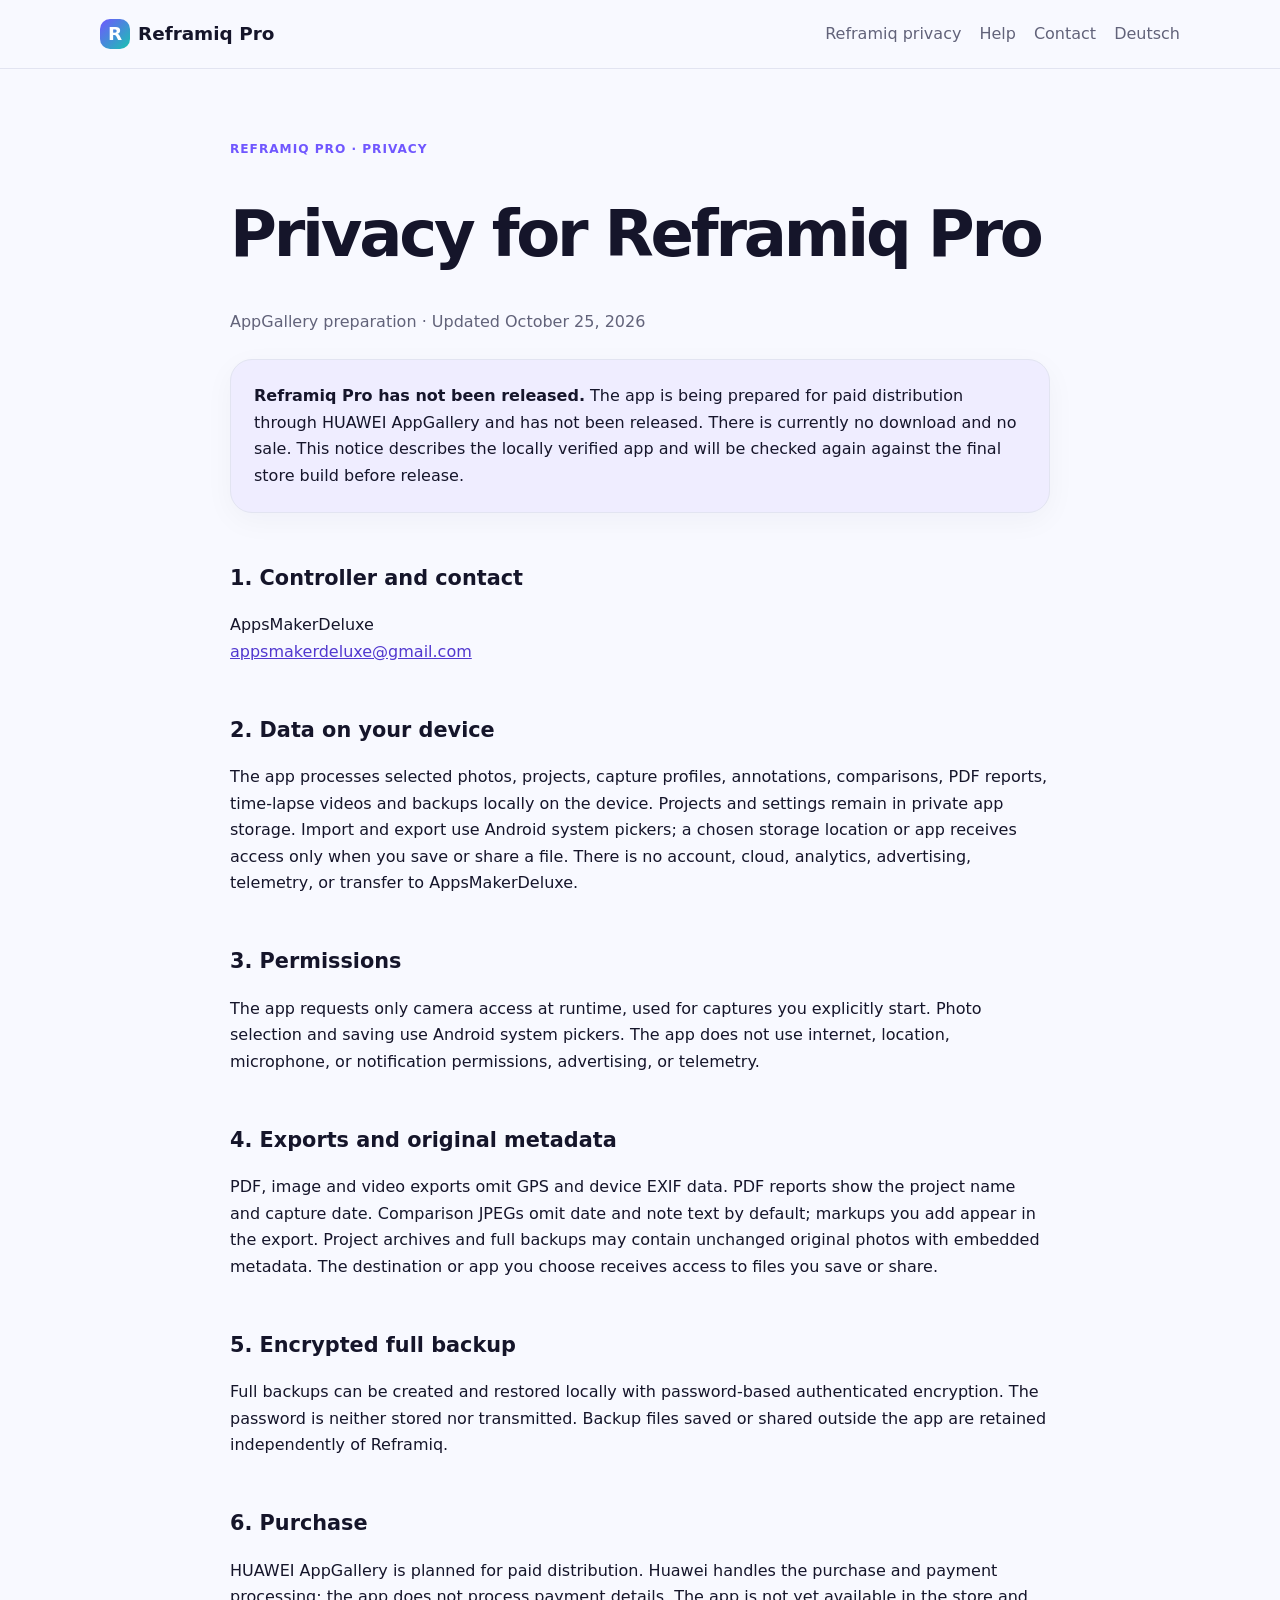
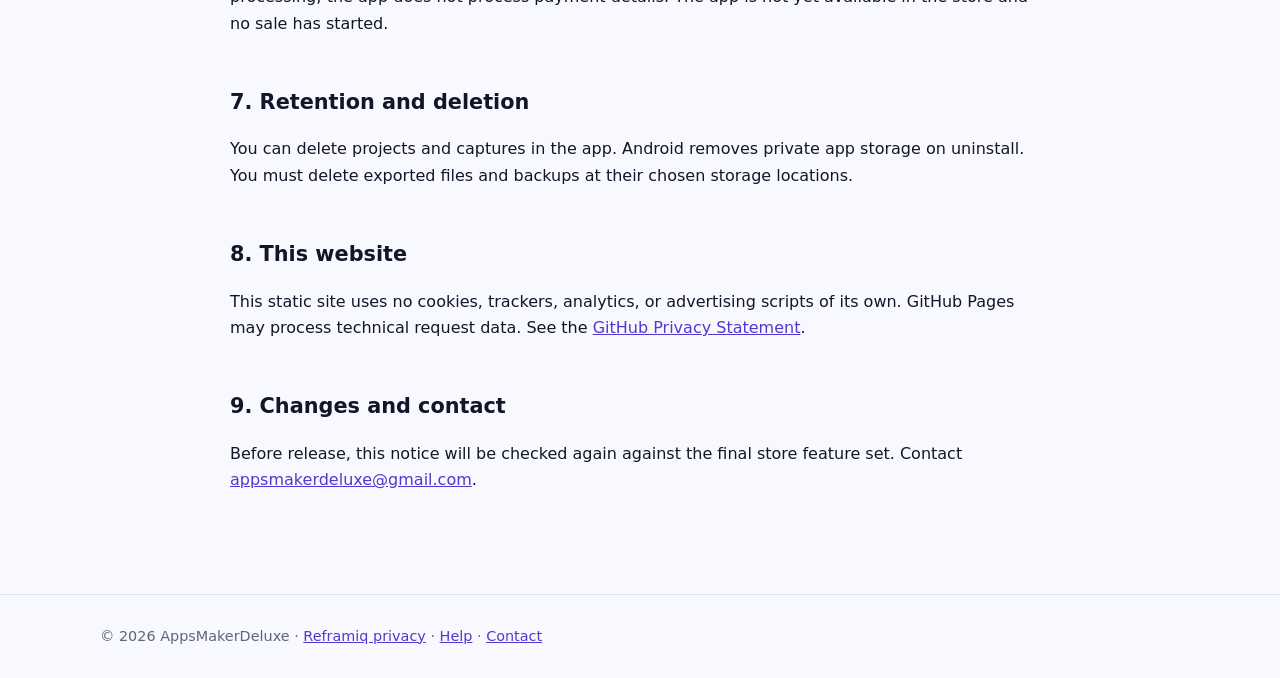
<file: privacy/pro/en/index.html>
<!doctype html><html lang="en"><head><meta charset="utf-8"><meta name="viewport" content="width=device-width,initial-scale=1"><title>Reframiq Pro – Privacy</title><meta name="description" content="Privacy information for Reframiq Pro, being prepared for AppGallery."><link rel="icon" href="../../../assets/favicon.svg" type="image/svg+xml"><link rel="stylesheet" href="../../../assets/site.css"></head><body><header class="site-header"><div class="wrap header-inner"><a class="brand" href="../../../en/"><span class="mark">R</span>Reframiq Pro</a><nav class="nav"><a href="../../en/">Reframiq privacy</a><a href="../../../support/en/">Help</a><a href="../../../contact/en/">Contact</a><a href="../" lang="de">Deutsch</a></nav></div></header><main class="wrap content"><p class="eyebrow">Reframiq Pro · Privacy</p><h1>Privacy for Reframiq Pro</h1><p class="meta">AppGallery preparation · Updated October 25, 2026</p><aside class="notice"><strong>Reframiq Pro has not been released.</strong> The app is being prepared for paid distribution through HUAWEI AppGallery and has not been released. There is currently no download and no sale. This notice describes the locally verified app and will be checked again against the final store build before release.</aside><section><h2>1. Controller and contact</h2><p>AppsMakerDeluxe<br><a href="mailto:appsmakerdeluxe@gmail.com?subject=Reframiq%20Pro%20Privacy">appsmakerdeluxe@gmail.com</a></p></section><section><h2>2. Data on your device</h2><p>The app processes selected photos, projects, capture profiles, annotations, comparisons, PDF reports, time-lapse videos and backups locally on the device. Projects and settings remain in private app storage. Import and export use Android system pickers; a chosen storage location or app receives access only when you save or share a file. There is no account, cloud, analytics, advertising, telemetry, or transfer to AppsMakerDeluxe.</p></section><section><h2>3. Permissions</h2><p>The app requests only camera access at runtime, used for captures you explicitly start. Photo selection and saving use Android system pickers. The app does not use internet, location, microphone, or notification permissions, advertising, or telemetry.</p></section><section><h2>4. Exports and original metadata</h2><p>PDF, image and video exports omit GPS and device EXIF data. PDF reports show the project name and capture date. Comparison JPEGs omit date and note text by default; markups you add appear in the export. Project archives and full backups may contain unchanged original photos with embedded metadata. The destination or app you choose receives access to files you save or share.</p></section><section><h2>5. Encrypted full backup</h2><p>Full backups can be created and restored locally with password-based authenticated encryption. The password is neither stored nor transmitted. Backup files saved or shared outside the app are retained independently of Reframiq.</p></section><section><h2>6. Purchase</h2><p>HUAWEI AppGallery is planned for paid distribution. Huawei handles the purchase and payment processing; the app does not process payment details. The app is not yet available in the store and no sale has started.</p></section><section><h2>7. Retention and deletion</h2><p>You can delete projects and captures in the app. Android removes private app storage on uninstall. You must delete exported files and backups at their chosen storage locations.</p></section><section><h2>8. This website</h2><p>This static site uses no cookies, trackers, analytics, or advertising scripts of its own. GitHub Pages may process technical request data. See the <a href="https://docs.github.com/en/site-policy/privacy-policies/github-general-privacy-statement">GitHub Privacy Statement</a>.</p></section><section><h2>9. Changes and contact</h2><p>Before release, this notice will be checked again against the final store feature set. Contact <a href="mailto:appsmakerdeluxe@gmail.com?subject=Reframiq%20Pro%20Privacy">appsmakerdeluxe@gmail.com</a>.</p></section></main><footer class="site-footer"><div class="wrap">© 2026 AppsMakerDeluxe · <a href="../../en/">Reframiq privacy</a> · <a href="../../../support/en/">Help</a> · <a href="../../../contact/en/">Contact</a></div></footer></body></html>
</file>
<file: assets/site.css>
:root{--ink:#15152a;--muted:#62637a;--paper:#f8f9ff;--blue:#7057ff;--aqua:#19c3b1;--line:#e2e4f1;--card:#fff}*{box-sizing:border-box}html{color-scheme:light}body{margin:0;background:var(--paper);color:var(--ink);font:16px/1.65 system-ui,-apple-system,"Segoe UI",sans-serif}.wrap{width:min(1080px,calc(100% - 40px));margin:auto}.site-header{position:sticky;top:0;z-index:5;background:#f8f9ffe8;backdrop-filter:blur(16px);border-bottom:1px solid var(--line)}.header-inner,.nav,.actions{display:flex;align-items:center}.header-inner{justify-content:space-between;min-height:68px}.brand{font-weight:800;font-size:1.15rem;color:var(--ink);text-decoration:none}.mark{display:inline-grid;place-items:center;width:30px;height:30px;margin-right:8px;border-radius:10px;background:linear-gradient(135deg,var(--blue),var(--aqua));color:#fff}.nav{gap:18px}.nav a{color:var(--muted);text-decoration:none}.nav a:hover,.nav a:focus{color:var(--blue)}.hero{padding:84px 0 54px;background:radial-gradient(circle at 88% 5%,#cffff4 0,transparent 27%),radial-gradient(circle at 4% 0,#e4deff 0,transparent 32%)}.eyebrow{color:var(--blue);font-weight:750;letter-spacing:.08em;text-transform:uppercase;font-size:.76rem}.hero h1{max-width:800px;margin:.2rem 0;font-size:clamp(2.6rem,7vw,5.6rem);line-height:.97;letter-spacing:-.06em}.lead{max-width:700px;font-size:1.2rem;color:var(--muted)}.actions{gap:12px;flex-wrap:wrap;margin-top:28px}.button{display:inline-block;border-radius:999px;padding:12px 20px;text-decoration:none;background:var(--ink);color:#fff;font-weight:700}.button.alt{background:#eae8ff;color:var(--ink)}.grid{display:grid;grid-template-columns:repeat(3,1fr);gap:18px;padding:34px 0 76px}.card,.notice{background:var(--card);border:1px solid var(--line);border-radius:22px;padding:23px;box-shadow:0 8px 30px #15152a0a}.card h2{margin-top:0;font-size:1.15rem}.content{padding:58px 0 84px;max-width:820px}.content h1{font-size:clamp(2.2rem,6vw,4rem);line-height:1;letter-spacing:-.05em}.content h2{margin-top:2.3em;font-size:1.3rem}.meta{color:var(--muted)}.notice{margin-top:24px;background:#efedff}.site-footer{padding:30px 0;border-top:1px solid var(--line);color:var(--muted);font-size:.9rem}.site-footer a,.content a{color:#5138cf}@media(max-width:760px){.header-inner{align-items:flex-start;flex-direction:column;padding:13px 0}.nav{gap:12px;flex-wrap:wrap;font-size:.86rem}.hero{padding-top:54px}.grid{grid-template-columns:1fr}.wrap{width:min(100% - 28px,1080px)}}
</file>
